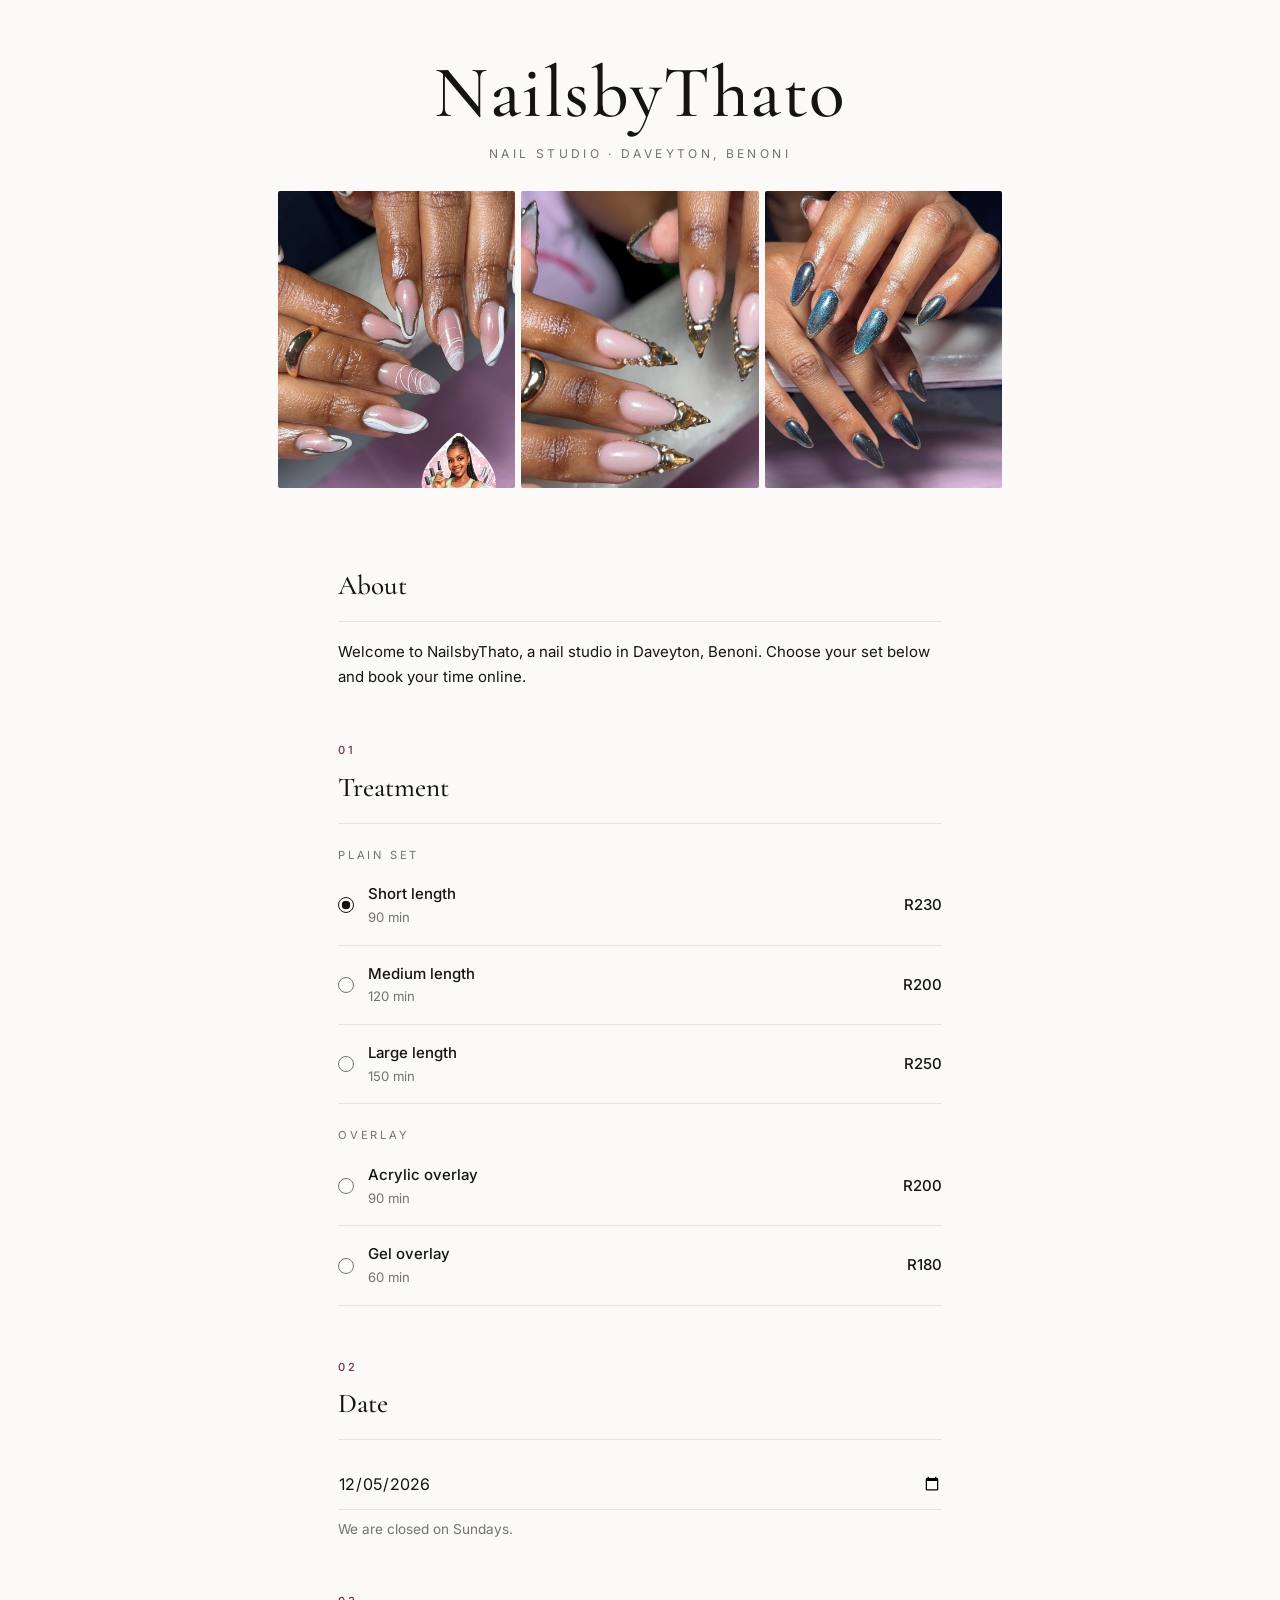
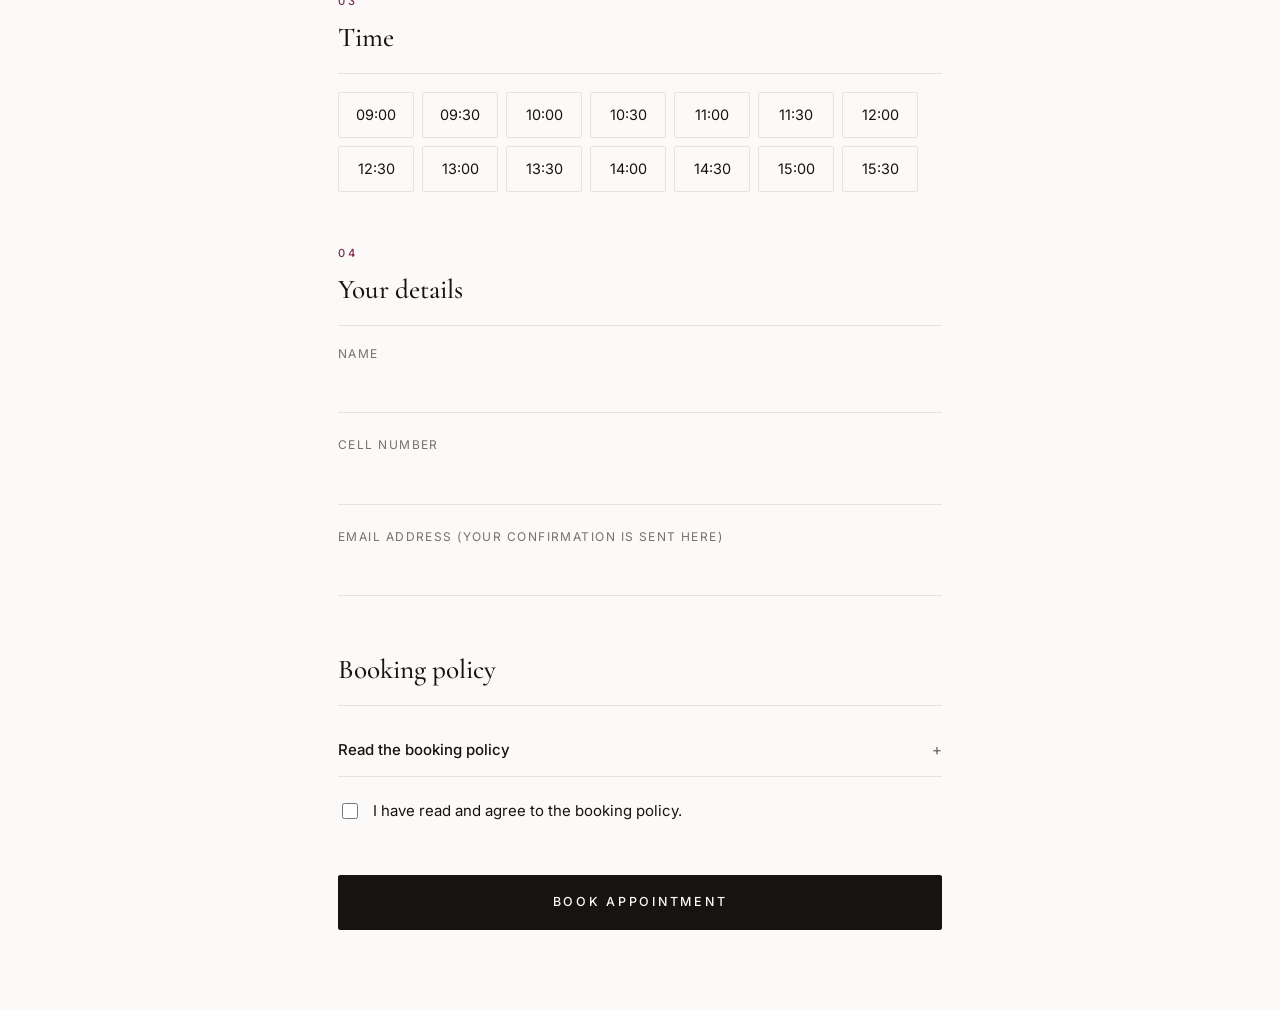
<file: index.html>
<!doctype html>
<html lang="en">
<head>
  <meta charset="utf-8">
  <meta name="viewport" content="width=device-width, initial-scale=1">
  <title>Book an appointment – NailsbyThato</title>
  <link rel="preconnect" href="https://fonts.googleapis.com">
  <link href="https://fonts.googleapis.com/css2?family=Cormorant+Garamond:wght@500;600&family=Inter:wght@400;500&display=swap" rel="stylesheet">
  <script src="demo-api.js"></script>
  <link rel="stylesheet" href="style.css">
</head>
<body>
  <header>
    <h1>NailsbyThato</h1>
    <p>Nail studio &middot; Daveyton, Benoni</p>
  </header>
  <div class="gallery">
    <img src="images/gallery-1.jpg" alt="Nude almond nails with white and chrome swirl art">
    <img src="images/gallery-2.jpg" alt="Stiletto nails with gold crystal detail">
    <img src="images/gallery-3.jpg" alt="Teal cat-eye almond nails">
  </div>
  <main id="app">
    <section>
      <h2>About</h2>
      <p>Welcome to NailsbyThato, a nail studio in Daveyton, Benoni. Choose your set below and book your time online.</p>
    </section>
    <section class="step">
      <h2>Treatment</h2>
      <div class="services" id="services"></div>
    </section>
    <section class="step">
      <h2>Date</h2>
      <input type="date" id="date" aria-label="Appointment date">
      <p class="note">We are closed on Sundays.</p>
    </section>
    <section class="step">
      <h2>Time</h2>
      <div class="slots" id="slots"><p class="note">Choose a treatment and date to see free times.</p></div>
    </section>
    <section class="step">
      <h2>Your details</h2>
      <label class="field">Name <input type="text" id="name" autocomplete="name"></label>
      <label class="field">Cell number <input type="tel" id="phone" autocomplete="tel"></label>
      <label class="field">Email address (your confirmation is sent here) <input type="email" id="email" autocomplete="email"></label>
    </section>
    <section>
      <h2>Booking policy</h2>
      <details class="policy"><summary>Read the booking policy</summary>
      <div>
        <h3>Deposit and booking</h3>
        <ul>
          <li>A non-refundable deposit of R100 is required to secure your booking. It goes toward your total cost.</li>
          <li>After you book, send the deposit and your booking is confirmed once Thato receives it.</li>
        </ul>
        <h3>Cancellations and rescheduling</h3>
        <ul>
          <li>Please give at least 24 hours' notice to cancel or reschedule.</li>
          <li>Cancelling with less than 24 hours' notice means you forfeit your deposit.</li>
          <li>No-shows are charged the full service fee and may lose online booking privileges.</li>
        </ul>
        <h3>Arriving late</h3>
        <ul>
          <li>There is a 15 minute grace period.</li>
          <li>After that, your service may be shortened or rescheduled so other clients aren't delayed. The full fee still applies.</li>
        </ul>
        <h3>Health and safety</h3>
        <ul>
          <li>We cannot work on nails or skin with fungal infections, open wounds, severe inflammation or contagious conditions. We may decline and reschedule you once treated.</li>
          <li>Please tell Thato about any allergies to acrylics, gels, acetone or skincare ingredients before your service starts.</li>
        </ul>
        <h3>Nail art, repairs and removals</h3>
        <ul>
          <li>Custom nail art takes extra time. Please mention it when you book.</li>
          <li>If a nail chips or lifts within 3 days of your appointment, contact us for a free repair.</li>
          <li>We do not work over sets done elsewhere. Please ask about a full removal with your new set.</li>
        </ul>
        <h3>Children and guests</h3>
        <ul><li>Extra guests and children are by prior arrangement only, to keep the space safe and relaxing.</li></ul>
      </div></details>
      <label class="check"><input type="checkbox" id="agree"> I have read and agree to the booking policy.</label>
      <p class="error" id="error" role="alert"></p>
      <button class="btn" id="book">Book appointment</button>
    </section>
  </main>

<script>
const $ = (id) => document.getElementById(id);
let services = [], serviceId = null, time = null, info = { deposit: 100, phone: '' };

const today = new Date().toLocaleDateString('en-CA');
const max = new Date(Date.now() + 60 * 864e5).toLocaleDateString('en-CA');
function firstOpenDay() { const d = new Date(); if (d.getHours() >= 15) d.setDate(d.getDate() + 1); if (d.getDay() === 0) d.setDate(d.getDate() + 1); return d.toLocaleDateString('en-CA'); }
$('date').min = today; $('date').max = max; $('date').value = firstOpenDay();

fetch('/api/info').then(r => r.json()).then(i => info = i);
fetch('/api/services').then(r => r.json()).then(list => {
  services = list;
  let html = '', group = '';
  list.forEach((s, i) => {
    if (s.group !== group) { group = s.group; html += `<div class="group">${s.group}</div>`; }
    html += `<label class="service">
      <span class="svc"><input type="radio" name="service" value="${s.id}" ${i === 0 ? 'checked' : ''}>
        <span><span class="nm">${s.name}</span><small>${s.duration} min</small></span></span><b>R${s.price}</b></label>`;
  });
  $('services').innerHTML = html;
  serviceId = list[0].id;
  document.querySelectorAll('[name=service]').forEach(r => r.addEventListener('change', e => { serviceId = e.target.value; loadSlots(); }));
  loadSlots();
});
$('date').addEventListener('change', loadSlots);

async function loadSlots() {
  time = null;
  if (!serviceId || !$('date').value) return;
  const r = await fetch(`/api/slots?service=${serviceId}&date=${$('date').value}`);
  const slots = await r.json();
  $('slots').innerHTML = slots.length
    ? slots.map(t => `<button type="button" class="slot" aria-pressed="false" data-t="${t}">${t}</button>`).join('')
    : '<p class="note">No free times on this day. Please try another date.</p>';
  document.querySelectorAll('.slot').forEach(b => b.addEventListener('click', () => {
    document.querySelectorAll('.slot').forEach(x => x.setAttribute('aria-pressed', 'false'));
    b.setAttribute('aria-pressed', 'true'); time = b.dataset.t;
  }));
}

$('book').addEventListener('click', async () => {
  $('error').textContent = '';
  if (!time) { $('error').textContent = 'Please choose a time.'; return; }
  if (!$('agree').checked) { $('error').textContent = 'Please agree to the booking policy.'; return; }
  $('book').disabled = true;
  const res = await fetch('/api/bookings', {
    method: 'POST', headers: { 'Content-Type': 'application/json' },
    body: JSON.stringify({ name: $('name').value, phone: $('phone').value, email: $('email').value, serviceId, date: $('date').value, time })
  });
  const data = await res.json();
  $('book').disabled = false;
  if (!res.ok) { $('error').textContent = data.error; loadSlots(); return; }
  const day = new Date(data.date + 'T00:00:00').toLocaleDateString('en-ZA', { weekday: 'long', day: 'numeric', month: 'long' });
  const wa = '27' + info.phone.replace(/^0/, '');
  const msg = encodeURIComponent(`Hi Thato, I booked ${data.service} on ${day} at ${data.time}. My name is ${data.name}. Please send me the deposit details.`);
  const safeName = data.name.replace(/[<>&]/g, '');
  $('app').innerHTML = `<div class="done"><h2>Almost done, ${safeName}</h2>
    <p>${data.service}<br>${day} at ${data.time}<br>Total: R${data.price}</p>
    <p><b>Your time is held, but it is only confirmed once you pay the R${data.deposit} deposit.</b> Message Thato on WhatsApp to get the payment details.</p>
    <a class="btn" href="https://wa.me/${wa}?text=${msg}">Message Thato on WhatsApp</a>
    <p class="note">In the full version, a branded confirmation email is sent to ${data.email.replace(/[<>&]/g, '')}. <a href="email-preview.html">See a sample email</a>.</p>
    <p class="note">Or call ${info.phone}.</p></div>`;
});
</script>
</body>
</html>
</file>
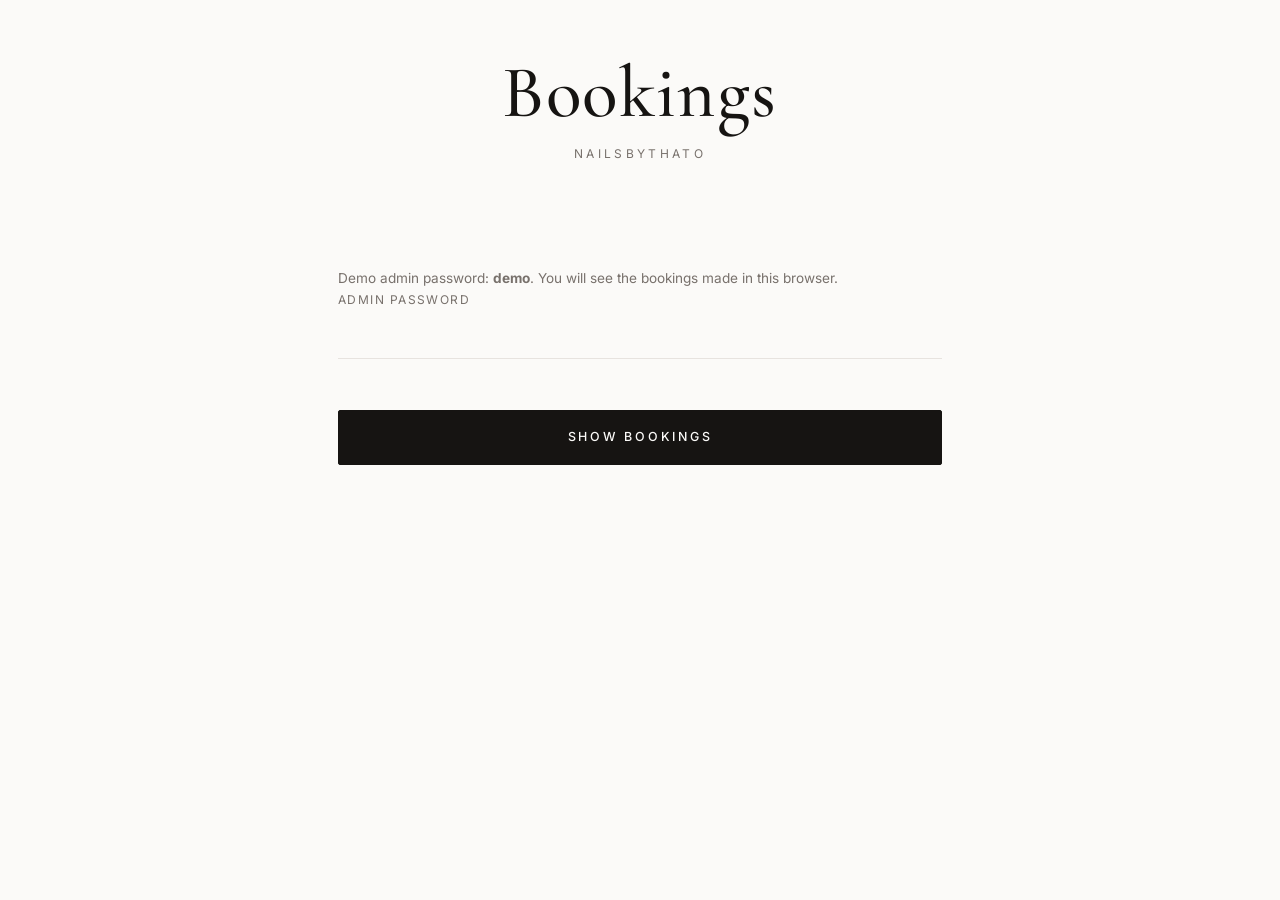
<file: admin.html>
<!doctype html>
<html lang="en">
<head>
  <meta charset="utf-8">
  <meta name="viewport" content="width=device-width, initial-scale=1">
  <title>Bookings – NailsbyThato</title>
  <link rel="preconnect" href="https://fonts.googleapis.com">
  <link href="https://fonts.googleapis.com/css2?family=Cormorant+Garamond:wght@500;600&family=Inter:wght@400;500&display=swap" rel="stylesheet">
  <script src="demo-api.js"></script>
  <link rel="stylesheet" href="style.css">
</head>
<body>
  <header><h1>Bookings</h1><p>NailsbyThato</p></header>
  <main>
    <section id="login">
      <p class="note">Demo admin password: <b>demo</b>. You will see the bookings made in this browser.</p>
      <label class="field">Admin password <input type="password" id="pw"></label>
      <p class="error" id="error" role="alert"></p>
      <button class="btn" id="go">Show bookings</button>
    </section>
    <div id="list"></div>
  </main>

<script>
const $ = (id) => document.getElementById(id);
const esc = (s) => String(s).replace(/[&<>"']/g, c => ({ '&': '&amp;', '<': '&lt;', '>': '&gt;', '"': '&quot;', "'": '&#39;' }[c]));
let pw = sessionStorage.getItem('pw') || '';

async function load() {
  const res = await fetch('/api/admin/bookings', { headers: { 'x-admin-password': pw } });
  if (!res.ok) { sessionStorage.removeItem('pw'); $('login').hidden = false; if (pw) $('error').textContent = 'Wrong password.'; return; }
  sessionStorage.setItem('pw', pw);
  $('login').hidden = true;
  const today = new Date().toLocaleDateString('en-CA');
  const rows = (await res.json()).filter(b => b.date >= today);
  if (!rows.length) { $('list').innerHTML = '<p class="note">No upcoming bookings.</p>'; return; }
  let html = '', last = '';
  for (const b of rows) {
    if (b.date !== last) {
      last = b.date;
      html += `<div class="day">${new Date(b.date + 'T00:00:00').toLocaleDateString('en-ZA', { weekday: 'long', day: 'numeric', month: 'long' })}</div>`;
    }
    html += `<div class="booking"><div><b>${esc(b.time)}</b> · ${esc(b.name)}<br>${esc(b.service)} (${b.duration} min, R${b.price})<br>
      <a href="tel:${esc(b.phone)}">${esc(b.phone)}</a>${b.email ? '<br>' + esc(b.email) : ''}<br>
      <span class="badge ${b.depositPaid ? 'paid' : ''}">${b.depositPaid ? 'Deposit paid' : 'Deposit R' + (b.deposit || 100) + ' not paid yet'}</span></div>
      <div class="actions"><button class="btn small" data-dep="${esc(b.id)}">${b.depositPaid ? 'Undo paid' : 'Mark deposit paid'}</button>
      <button class="btn small" data-id="${esc(b.id)}">Cancel</button></div></div>`;
  }
  $('list').innerHTML = html;
  document.querySelectorAll('[data-dep]').forEach(btn => btn.addEventListener('click', async () => {
    await fetch('/api/admin/bookings/' + btn.dataset.dep + '/deposit', { method: 'PATCH', headers: { 'x-admin-password': pw } });
    load();
  }));
  document.querySelectorAll('[data-id]').forEach(btn => btn.addEventListener('click', async () => {
    if (!confirm('Cancel this booking?')) return;
    await fetch('/api/admin/bookings/' + btn.dataset.id, { method: 'DELETE', headers: { 'x-admin-password': pw } });
    load();
  }));
}
$('go').addEventListener('click', () => { pw = $('pw').value; load(); });
$('pw').addEventListener('keydown', e => { if (e.key === 'Enter') $('go').click(); });
if (pw) load();
</script>
</body>
</html>
</file>
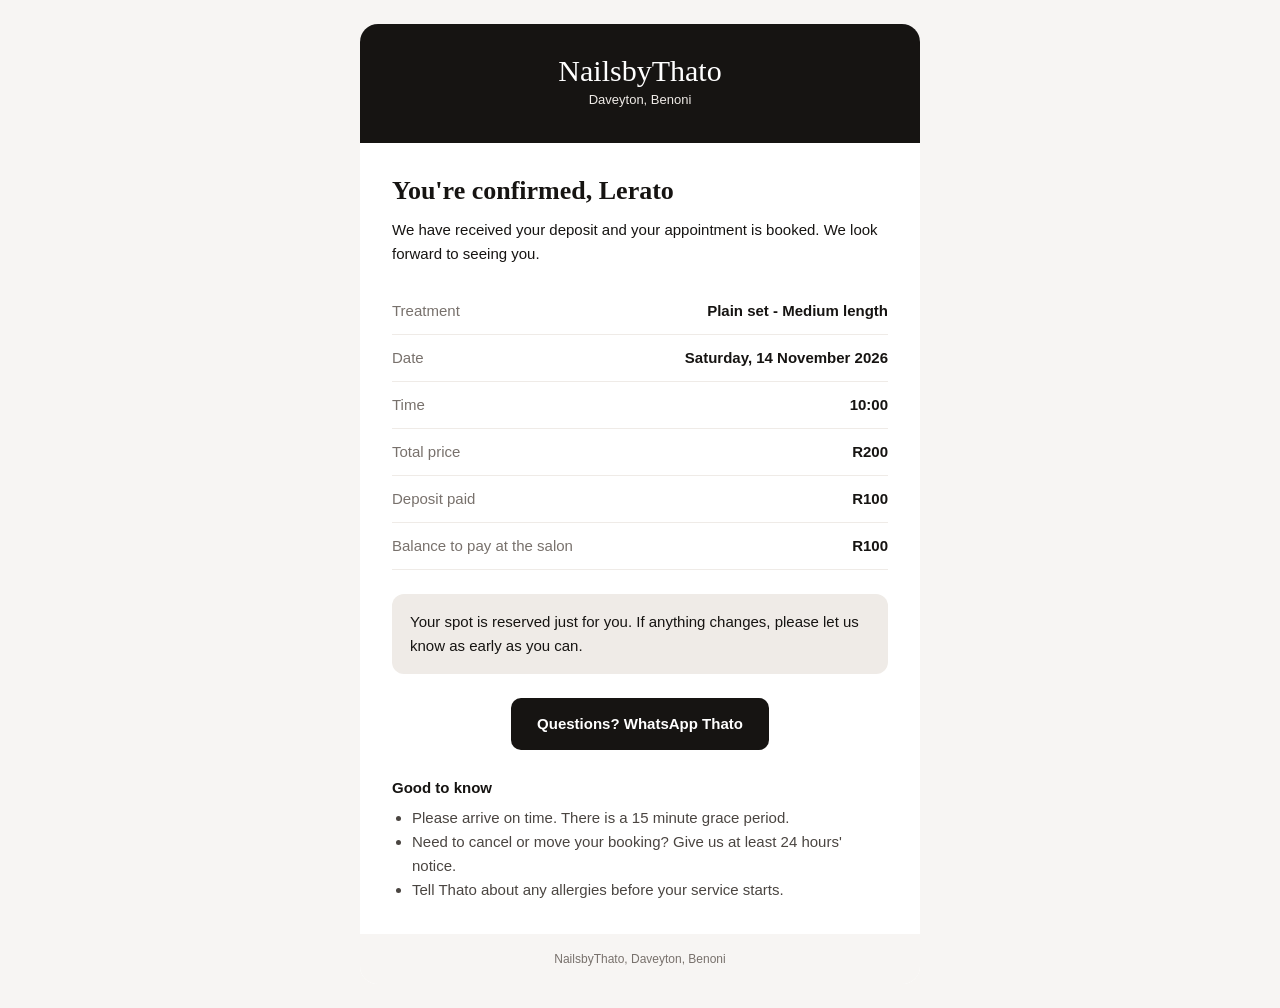
<file: email-confirmed-preview.html>
<!doctype html><html><head><meta charset="utf-8"><meta name="viewport" content="width=device-width, initial-scale=1"><title>Sample email - NailsbyThato</title></head><body style="margin:0;padding:0;background:#f7f5f3;">
<table role="presentation" width="100%" cellpadding="0" cellspacing="0" style="background:#f7f5f3;padding:24px 12px;"><tr><td align="center">
<table role="presentation" width="560" cellpadding="0" cellspacing="0" style="max-width:560px;width:100%;background:#ffffff;border-radius:18px;overflow:hidden;color:#161412;">
<tr><td style="background:#161412;padding:30px 32px;text-align:center;">
  <div style="font-family:Georgia,'Times New Roman',serif;font-size:30px;color:#ffffff;">NailsbyThato</div>
  <div style="font-family:Arial,sans-serif;font-size:13px;color:#efebe7;margin-top:4px;">Daveyton, Benoni</div></td></tr>
<tr><td style="height:6px;background:#161412;font-size:0;">&nbsp;</td></tr>
<tr><td style="padding:32px;font-family:Arial,Helvetica,sans-serif;font-size:15px;line-height:1.6;">
  <h1 style="font-family:Georgia,'Times New Roman',serif;font-size:26px;line-height:1.2;margin:0 0 12px;">You're confirmed, Lerato</h1>
  <p style="margin:0 0 22px;">We have received your deposit and your appointment is booked. We look forward to seeing you.</p>
  <table role="presentation" width="100%" cellpadding="0" cellspacing="0" style="font-size:15px;"><tr>
  <td style="padding:11px 0;border-bottom:1px solid #efebe7;color:#78716c;">Treatment</td>
  <td align="right" style="padding:11px 0;border-bottom:1px solid #efebe7;font-weight:bold;">Plain set - Medium length</td></tr><tr>
  <td style="padding:11px 0;border-bottom:1px solid #efebe7;color:#78716c;">Date</td>
  <td align="right" style="padding:11px 0;border-bottom:1px solid #efebe7;font-weight:bold;">Saturday, 14 November 2026</td></tr><tr>
  <td style="padding:11px 0;border-bottom:1px solid #efebe7;color:#78716c;">Time</td>
  <td align="right" style="padding:11px 0;border-bottom:1px solid #efebe7;font-weight:bold;">10:00</td></tr><tr>
  <td style="padding:11px 0;border-bottom:1px solid #efebe7;color:#78716c;">Total price</td>
  <td align="right" style="padding:11px 0;border-bottom:1px solid #efebe7;font-weight:bold;">R200</td></tr><tr>
  <td style="padding:11px 0;border-bottom:1px solid #efebe7;color:#78716c;">Deposit paid</td>
  <td align="right" style="padding:11px 0;border-bottom:1px solid #efebe7;font-weight:bold;">R100</td></tr><tr>
  <td style="padding:11px 0;border-bottom:1px solid #efebe7;color:#78716c;">Balance to pay at the salon</td>
  <td align="right" style="padding:11px 0;border-bottom:1px solid #efebe7;font-weight:bold;">R100</td></tr></table>
  <div style="background:#efebe7;border-radius:12px;padding:16px 18px;margin:24px 0;">Your spot is reserved just for you. If anything changes, please let us know as early as you can.</div>
  <table role="presentation" align="center" cellpadding="0" cellspacing="0"><tr><td style="background:#161412;border-radius:10px;">
      <a href="https://wa.me/27680544998" style="display:inline-block;padding:14px 26px;color:#ffffff;font-weight:bold;text-decoration:none;font-family:Arial,sans-serif;">Questions? WhatsApp Thato</a></td></tr></table>
  <p style="margin:26px 0 6px;font-weight:bold;">Good to know</p>
  <ul style="margin:0;padding-left:20px;color:#4a4541;"><li>Please arrive on time. There is a 15 minute grace period.</li>
  <li>Need to cancel or move your booking? Give us at least 24 hours' notice.</li>
  <li>Tell Thato about any allergies before your service starts.</li></ul>
</td></tr>
<tr><td style="background:#f7f5f3;padding:18px 32px;text-align:center;font-family:Arial,sans-serif;font-size:12px;color:#78716c;">
  NailsbyThato, Daveyton, Benoni</td></tr>
</table></td></tr></table></body></html>
</file>
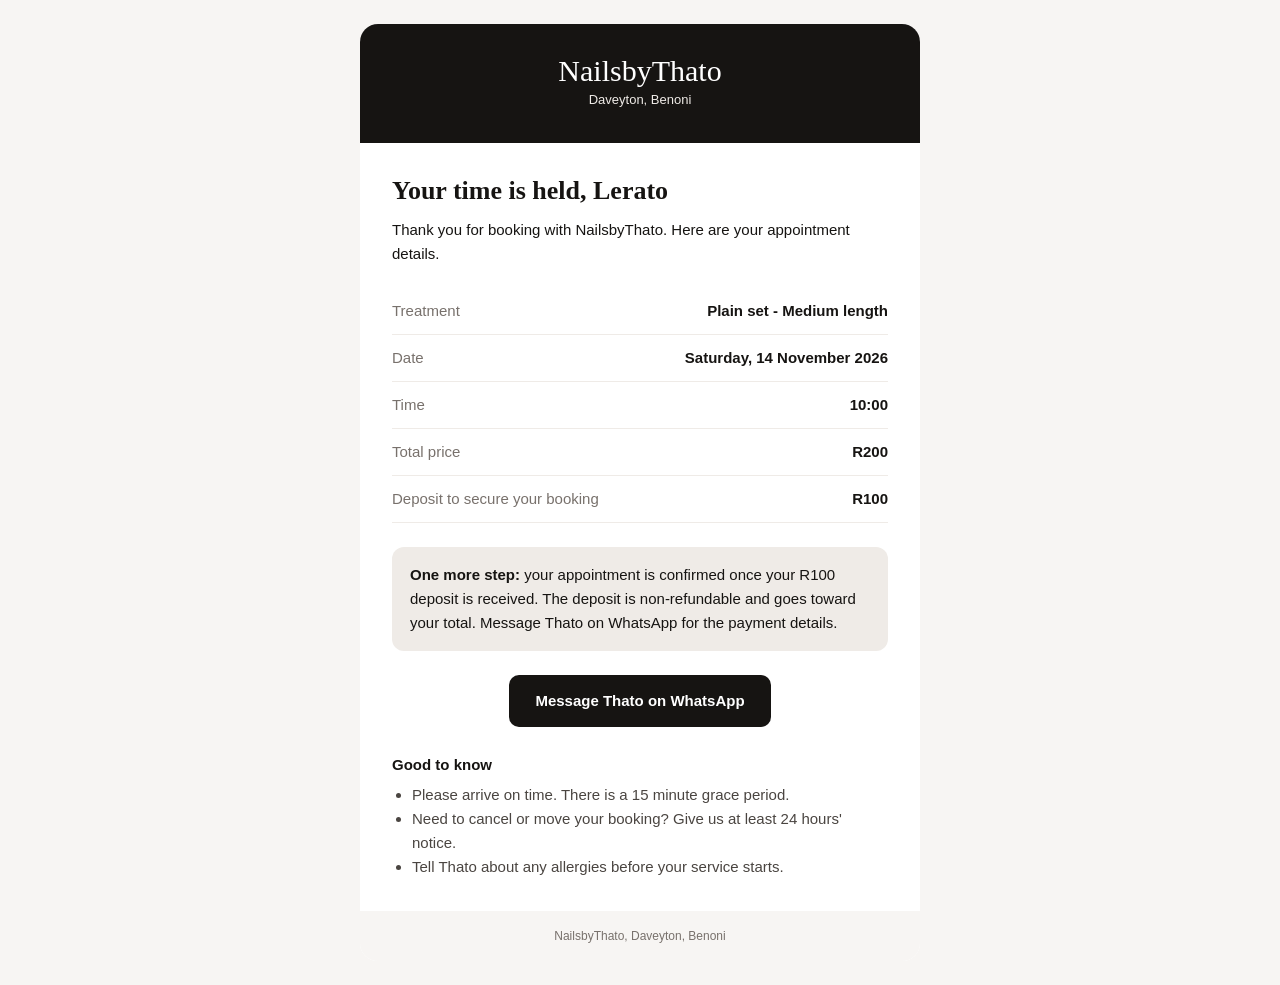
<file: email-preview.html>
<!doctype html><html><head><meta charset="utf-8"><meta name="viewport" content="width=device-width, initial-scale=1"><title>Sample email - NailsbyThato</title></head><body style="margin:0;padding:0;background:#f7f5f3;">
<table role="presentation" width="100%" cellpadding="0" cellspacing="0" style="background:#f7f5f3;padding:24px 12px;"><tr><td align="center">
<table role="presentation" width="560" cellpadding="0" cellspacing="0" style="max-width:560px;width:100%;background:#ffffff;border-radius:18px;overflow:hidden;color:#161412;">
<tr><td style="background:#161412;padding:30px 32px;text-align:center;">
  <div style="font-family:Georgia,'Times New Roman',serif;font-size:30px;color:#ffffff;">NailsbyThato</div>
  <div style="font-family:Arial,sans-serif;font-size:13px;color:#efebe7;margin-top:4px;">Daveyton, Benoni</div></td></tr>
<tr><td style="height:6px;background:#161412;font-size:0;">&nbsp;</td></tr>
<tr><td style="padding:32px;font-family:Arial,Helvetica,sans-serif;font-size:15px;line-height:1.6;">
  <h1 style="font-family:Georgia,'Times New Roman',serif;font-size:26px;line-height:1.2;margin:0 0 12px;">Your time is held, Lerato</h1>
  <p style="margin:0 0 22px;">Thank you for booking with NailsbyThato. Here are your appointment details.</p>
  <table role="presentation" width="100%" cellpadding="0" cellspacing="0" style="font-size:15px;"><tr>
  <td style="padding:11px 0;border-bottom:1px solid #efebe7;color:#78716c;">Treatment</td>
  <td align="right" style="padding:11px 0;border-bottom:1px solid #efebe7;font-weight:bold;">Plain set - Medium length</td></tr><tr>
  <td style="padding:11px 0;border-bottom:1px solid #efebe7;color:#78716c;">Date</td>
  <td align="right" style="padding:11px 0;border-bottom:1px solid #efebe7;font-weight:bold;">Saturday, 14 November 2026</td></tr><tr>
  <td style="padding:11px 0;border-bottom:1px solid #efebe7;color:#78716c;">Time</td>
  <td align="right" style="padding:11px 0;border-bottom:1px solid #efebe7;font-weight:bold;">10:00</td></tr><tr>
  <td style="padding:11px 0;border-bottom:1px solid #efebe7;color:#78716c;">Total price</td>
  <td align="right" style="padding:11px 0;border-bottom:1px solid #efebe7;font-weight:bold;">R200</td></tr><tr>
  <td style="padding:11px 0;border-bottom:1px solid #efebe7;color:#78716c;">Deposit to secure your booking</td>
  <td align="right" style="padding:11px 0;border-bottom:1px solid #efebe7;font-weight:bold;">R100</td></tr></table>
  <div style="background:#efebe7;border-radius:12px;padding:16px 18px;margin:24px 0;"><b>One more step:</b> your appointment is confirmed once your R100 deposit is received. The deposit is non-refundable and goes toward your total. Message Thato on WhatsApp for the payment details.</div>
  <table role="presentation" align="center" cellpadding="0" cellspacing="0"><tr><td style="background:#161412;border-radius:10px;">
      <a href="https://wa.me/27680544998" style="display:inline-block;padding:14px 26px;color:#ffffff;font-weight:bold;text-decoration:none;font-family:Arial,sans-serif;">Message Thato on WhatsApp</a></td></tr></table>
  <p style="margin:26px 0 6px;font-weight:bold;">Good to know</p>
  <ul style="margin:0;padding-left:20px;color:#4a4541;"><li>Please arrive on time. There is a 15 minute grace period.</li>
  <li>Need to cancel or move your booking? Give us at least 24 hours' notice.</li>
  <li>Tell Thato about any allergies before your service starts.</li></ul>
</td></tr>
<tr><td style="background:#f7f5f3;padding:18px 32px;text-align:center;font-family:Arial,sans-serif;font-size:12px;color:#78716c;">
  NailsbyThato, Daveyton, Benoni</td></tr>
</table></td></tr></table></body></html>
</file>
<file: style.css>
:root {
  color-scheme: light dark;
  --bg: #fbfaf8;
  --surface: #ffffff;
  --ink: #161412;
  --muted: #78716c;
  --line: #e7e3df;
  --accent: #7a2e4d;
  --serif: 'Cormorant Garamond', Georgia, 'Times New Roman', serif;
}
@media (prefers-color-scheme: dark) {
  :root { --bg: #121110; --surface: #1a1817; --ink: #f3f0ec; --muted: #a39d97; --line: #2e2a27; --accent: #d88aa9; }
}
* { box-sizing: border-box; }
body { margin: 0; background: var(--bg); color: var(--ink); font-family: 'Inter', system-ui, sans-serif; font-size: 15px; line-height: 1.65; -webkit-font-smoothing: antialiased; }
h1, h2 { font-family: var(--serif); font-weight: 500; margin: 0; }

header { text-align: center; padding: 56px 18px 28px; max-width: 760px; margin: 0 auto; }
header h1 { font-size: clamp(2.8rem, 11vw, 4.6rem); line-height: 1; letter-spacing: .02em; }
header p { margin: 14px 0 0; font-size: .75rem; letter-spacing: .28em; text-transform: uppercase; color: var(--muted); }

.gallery { max-width: 760px; margin: 0 auto; padding: 0 18px; display: grid; grid-template-columns: repeat(3, 1fr); gap: 6px; }
.gallery img { width: 100%; aspect-ratio: 4 / 5; object-fit: cover; display: block; border-radius: 2px; }

main { max-width: 640px; margin: 0 auto; padding: 24px 18px 80px; counter-reset: step; }
section { margin-top: 52px; }
section.step { counter-increment: step; }
h2 { font-size: 1.7rem; margin-bottom: 18px; padding-bottom: 12px; border-bottom: 1px solid var(--line); }
section.step h2::before { content: counter(step, decimal-leading-zero); display: block; margin-bottom: 6px; font-family: 'Inter', system-ui, sans-serif; font-size: .7rem; letter-spacing: .25em; color: var(--accent); }
p { margin: 0 0 12px; }

.group { margin: 22px 0 2px; font-size: .7rem; letter-spacing: .25em; text-transform: uppercase; color: var(--muted); }
.services { display: block; }
.service { display: flex; justify-content: space-between; align-items: center; gap: 14px; padding: 16px 0; border-bottom: 1px solid var(--line); cursor: pointer; }
.svc { display: flex; align-items: center; gap: 14px; }
.service input { appearance: none; -webkit-appearance: none; flex: none; width: 16px; height: 16px; margin: 0; border: 1px solid var(--muted); border-radius: 50%; }
.service input:checked { border-color: var(--ink); background: radial-gradient(var(--ink) 42%, transparent 46%); }
.service input:focus-visible { outline: 2px solid var(--accent); outline-offset: 3px; }
.service .nm { display: block; font-weight: 500; }
.service small { display: block; color: var(--muted); font-size: .82rem; }
.service b { font-weight: 500; white-space: nowrap; }

label.field { display: block; margin-bottom: 22px; font-size: .75rem; letter-spacing: .12em; text-transform: uppercase; color: var(--muted); }
input[type=text], input[type=tel], input[type=email], input[type=date], input[type=password] {
  width: 100%; margin-top: 2px; padding: 10px 0; font: inherit; font-size: 1rem; letter-spacing: 0; text-transform: none; color: var(--ink);
  background: transparent; border: 0; border-bottom: 1px solid var(--line); border-radius: 0; }
input:focus { outline: none; border-bottom-color: var(--ink); }
input:focus-visible, button:focus-visible, summary:focus-visible, a:focus-visible { outline: 2px solid var(--accent); outline-offset: 4px; }

.slots { display: flex; flex-wrap: wrap; gap: 8px; }
.slot { padding: 10px 0; min-width: 76px; font: inherit; font-size: .9rem; color: var(--ink); background: transparent; border: 1px solid var(--line); border-radius: 2px; cursor: pointer; transition: border-color .15s; }
.slot:hover { border-color: var(--ink); }
.slot[aria-pressed=true] { background: var(--ink); border-color: var(--ink); color: var(--bg); }
.note { color: var(--muted); font-size: .85rem; margin: 8px 0 0; }

details.policy summary { cursor: pointer; list-style: none; padding: 14px 0; border-bottom: 1px solid var(--line); font-weight: 500; display: flex; justify-content: space-between; }
details.policy summary::-webkit-details-marker { display: none; }
details.policy summary::after { content: '+'; color: var(--muted); }
details.policy[open] summary::after { content: '\2212'; }
.policy h3 { margin: 22px 0 6px; font-size: .7rem; letter-spacing: .25em; text-transform: uppercase; color: var(--accent); font-weight: 500; }
.policy ul { margin: 0; padding-left: 18px; color: var(--muted); }
.policy li { margin-bottom: 4px; }
.check { display: flex; gap: 12px; align-items: flex-start; margin: 22px 0; }
.check input { margin-top: 4px; width: 16px; height: 16px; accent-color: var(--ink); }

.error { color: #b3261e; min-height: 1.4em; margin: 0 0 8px; }
@media (prefers-color-scheme: dark) { .error { color: #ff8a80; } }

.btn { display: block; width: 100%; padding: 16px; font: inherit; font-size: .78rem; font-weight: 500; letter-spacing: .22em; text-transform: uppercase; text-align: center; text-decoration: none; color: var(--bg); background: var(--ink); border: 1px solid var(--ink); border-radius: 2px; cursor: pointer; transition: opacity .15s; }
.btn:hover { opacity: .85; }
.btn:disabled { opacity: .4; cursor: not-allowed; }
.btn.small { width: auto; padding: 8px 14px; font-size: .68rem; color: var(--ink); background: transparent; }
.btn.small:hover { background: var(--ink); color: var(--bg); opacity: 1; }

.done { border: 1px solid var(--line); background: var(--surface); padding: 32px 26px; margin-top: 24px; }
.done h2 { border: 0; padding: 0; }
.done .btn { margin-top: 18px; }

.day { margin: 36px 0 8px; font-family: var(--serif); font-size: 1.5rem; }
.booking { display: flex; justify-content: space-between; gap: 14px; align-items: center; padding: 16px 0; border-bottom: 1px solid var(--line); }
.booking a { color: var(--accent); }
.badge { display: inline-block; margin-top: 6px; padding: 2px 10px; border: 1px solid var(--line); border-radius: 999px; font-size: .75rem; color: var(--muted); }
.badge.paid { background: var(--ink); border-color: var(--ink); color: var(--bg); }
.actions { display: flex; flex-direction: column; gap: 6px; }

.demo { text-align: center; padding: 10px 18px; font-size: .8rem; letter-spacing: .04em; color: var(--bg); background: var(--ink); }
.demo[hidden] { display: none; }
</file>
